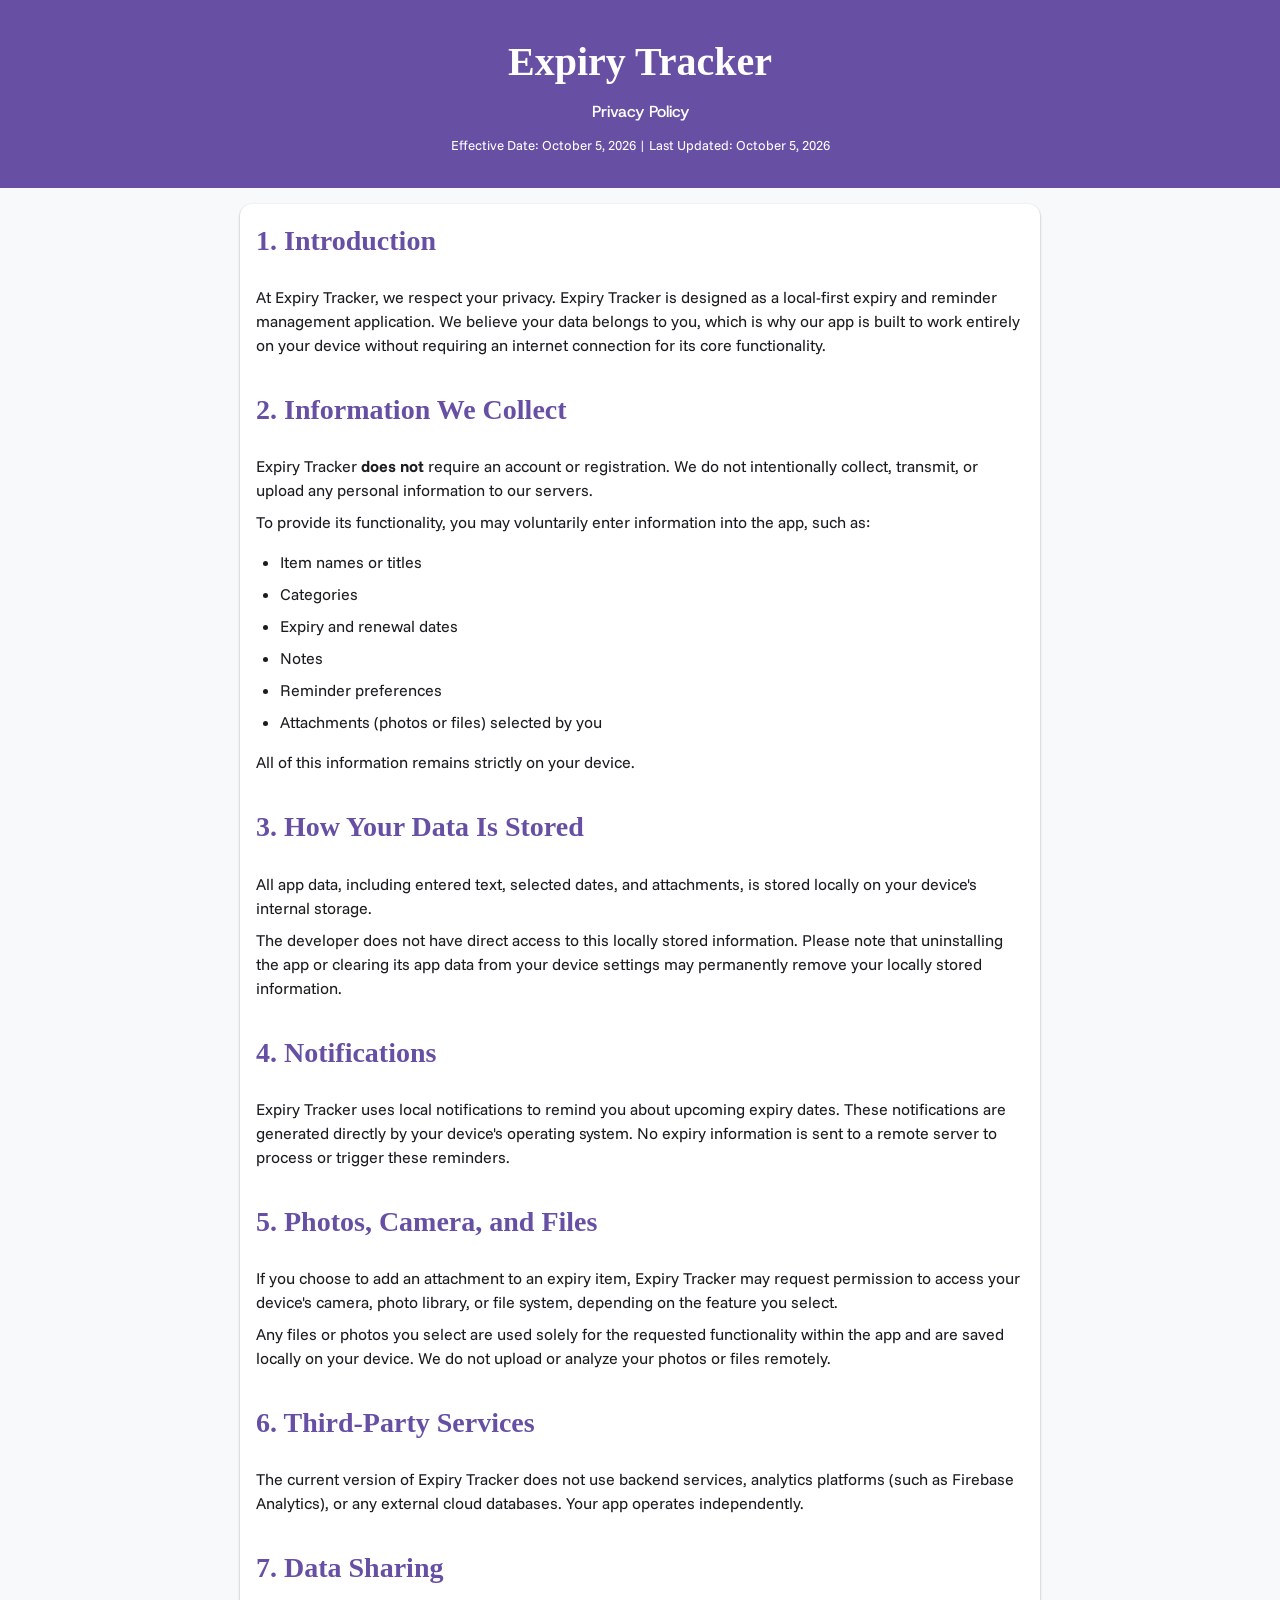
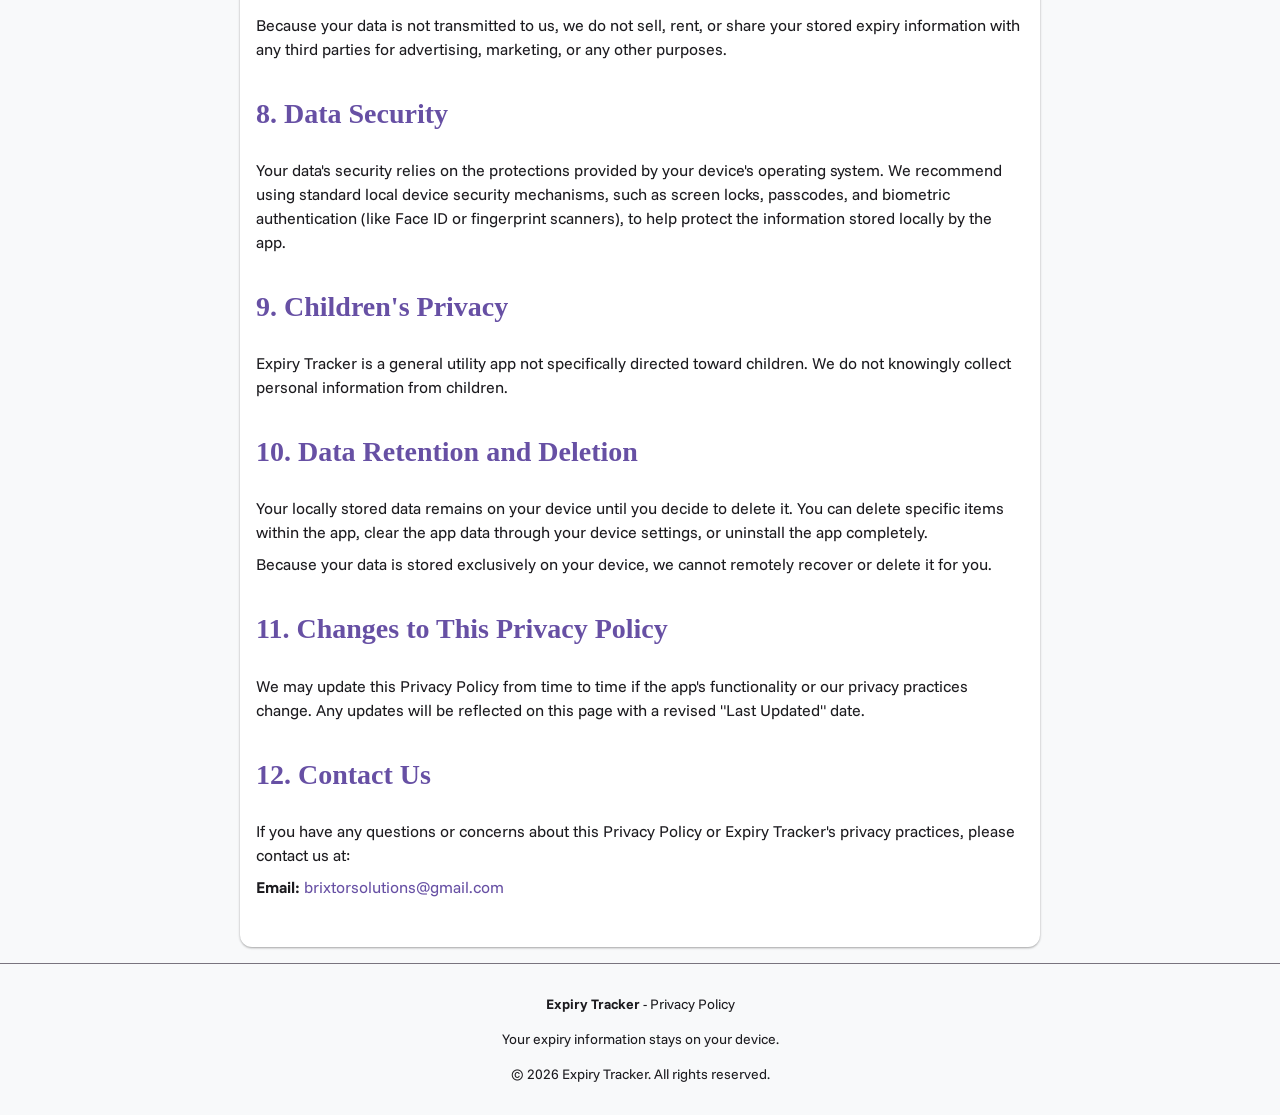
<file: index.html>
<!DOCTYPE html>
<html lang="en">
<head>
  <meta charset="UTF-8">
  <meta name="viewport" content="width=device-width, initial-scale=1.0">
  <title>Privacy Policy - Expiry Tracker</title>
  <meta name="description" content="Privacy Policy for Expiry Tracker, a local-first personal expiry-date tracking app.">
  
  <!-- Open Graph / Social -->
  <meta property="og:type" content="website">
  <meta property="og:title" content="Privacy Policy - Expiry Tracker">
  <meta property="og:description" content="Privacy Policy for Expiry Tracker, your local-first personal expiry-date tracking app.">
  <meta property="og:url" content="https://example.com/privacy-policy">
  <meta property="og:image" content="https://example.com/og-image.png">

  <!-- Favicon placeholder -->
  <link rel="icon" href="data:image/svg+xml,<svg xmlns=%22http://www.w3.org/2000/svg%22 viewBox=%220 0 100 100%22><text y=%22.9em%22 font-size=%2290%22>📅</text></svg>">

  <link rel="stylesheet" href="style.css">
  
  <!-- Fonts -->
  <link rel="preconnect" href="https://fonts.googleapis.com">
  <link rel="preconnect" href="https://fonts.gstatic.com" crossorigin>
  <link href="https://fonts.googleapis.com/css2?family=Funnel+Sans:ital,wght@0,300..800;1,300..800&family=Host+Grotesk:ital,wght@0,300..800;1,300..800&family=Simula&display=swap" rel="stylesheet">
  
  <style>
    :root {
      --md-typography-font-family: 'Funnel Sans', sans-serif;
      --md-typography-headline1: 2.5rem;
      --md-typography-headline2: 1.75rem;
    }
    header h1, section h2 {
      font-family: 'Simula', serif;
    }
    .subtitle {
      font-family: 'Host Grotesk', sans-serif;
      font-weight: 500;
    }
  </style>
</head>
<body>

  <header>
    <h1>Expiry Tracker</h1>
    <p class="subtitle">Privacy Policy</p>
    <p><small>Effective Date: October 5, 2026 | Last Updated: October 5, 2026</small></p>
  </header>

  <main>
    <div class="card">
      <section id="introduction">
        <h2>1. Introduction</h2>
        <p>At Expiry Tracker, we respect your privacy. Expiry Tracker is designed as a local-first expiry and reminder management application. We believe your data belongs to you, which is why our app is built to work entirely on your device without requiring an internet connection for its core functionality.</p>
      </section>

      <section id="information-we-collect">
        <h2>2. Information We Collect</h2>
        <p>Expiry Tracker <strong>does not</strong> require an account or registration. We do not intentionally collect, transmit, or upload any personal information to our servers.</p>
        <p>To provide its functionality, you may voluntarily enter information into the app, such as:</p>
        <ul>
          <li>Item names or titles</li>
          <li>Categories</li>
          <li>Expiry and renewal dates</li>
          <li>Notes</li>
          <li>Reminder preferences</li>
          <li>Attachments (photos or files) selected by you</li>
        </ul>
        <p>All of this information remains strictly on your device.</p>
      </section>

      <section id="how-data-is-stored">
        <h2>3. How Your Data Is Stored</h2>
        <p>All app data, including entered text, selected dates, and attachments, is stored locally on your device's internal storage.</p>
        <p>The developer does not have direct access to this locally stored information. Please note that uninstalling the app or clearing its app data from your device settings may permanently remove your locally stored information.</p>
      </section>

      <section id="notifications">
        <h2>4. Notifications</h2>
        <p>Expiry Tracker uses local notifications to remind you about upcoming expiry dates. These notifications are generated directly by your device's operating system. No expiry information is sent to a remote server to process or trigger these reminders.</p>
      </section>

      <section id="photos-camera-files">
        <h2>5. Photos, Camera, and Files</h2>
        <p>If you choose to add an attachment to an expiry item, Expiry Tracker may request permission to access your device's camera, photo library, or file system, depending on the feature you select.</p>
        <p>Any files or photos you select are used solely for the requested functionality within the app and are saved locally on your device. We do not upload or analyze your photos or files remotely.</p>
      </section>

      <section id="third-party-services">
        <h2>6. Third-Party Services</h2>
        <p>The current version of Expiry Tracker does not use backend services, analytics platforms (such as Firebase Analytics), or any external cloud databases. Your app operates independently.</p>
      </section>

      <section id="data-sharing">
        <h2>7. Data Sharing</h2>
        <p>Because your data is not transmitted to us, we do not sell, rent, or share your stored expiry information with any third parties for advertising, marketing, or any other purposes.</p>
      </section>

      <section id="data-security">
        <h2>8. Data Security</h2>
        <p>Your data's security relies on the protections provided by your device's operating system. We recommend using standard local device security mechanisms, such as screen locks, passcodes, and biometric authentication (like Face ID or fingerprint scanners), to help protect the information stored locally by the app.</p>
      </section>

      <section id="childrens-privacy">
        <h2>9. Children's Privacy</h2>
        <p>Expiry Tracker is a general utility app not specifically directed toward children. We do not knowingly collect personal information from children.</p>
      </section>

      <section id="data-retention-deletion">
        <h2>10. Data Retention and Deletion</h2>
        <p>Your locally stored data remains on your device until you decide to delete it. You can delete specific items within the app, clear the app data through your device settings, or uninstall the app completely.</p>
        <p>Because your data is stored exclusively on your device, we cannot remotely recover or delete it for you.</p>
      </section>

      <section id="changes">
        <h2>11. Changes to This Privacy Policy</h2>
        <p>We may update this Privacy Policy from time to time if the app's functionality or our privacy practices change. Any updates will be reflected on this page with a revised "Last Updated" date.</p>
      </section>

      <section id="contact">
        <h2>12. Contact Us</h2>
        <p>If you have any questions or concerns about this Privacy Policy or Expiry Tracker's privacy practices, please contact us at:</p>
        <p><strong>Email:</strong> <a href="mailto:brixtorsolutions@gmail.com">brixtorsolutions@gmail.com</a></p>
      </section>
    </div>
  </main>

  <footer>
    <p><strong>Expiry Tracker</strong> - Privacy Policy</p>
    <p>Your expiry information stays on your device.</p>
    <p>&copy; 2026 Expiry Tracker. All rights reserved.</p>
  </footer>

</body>
</html>
</file>
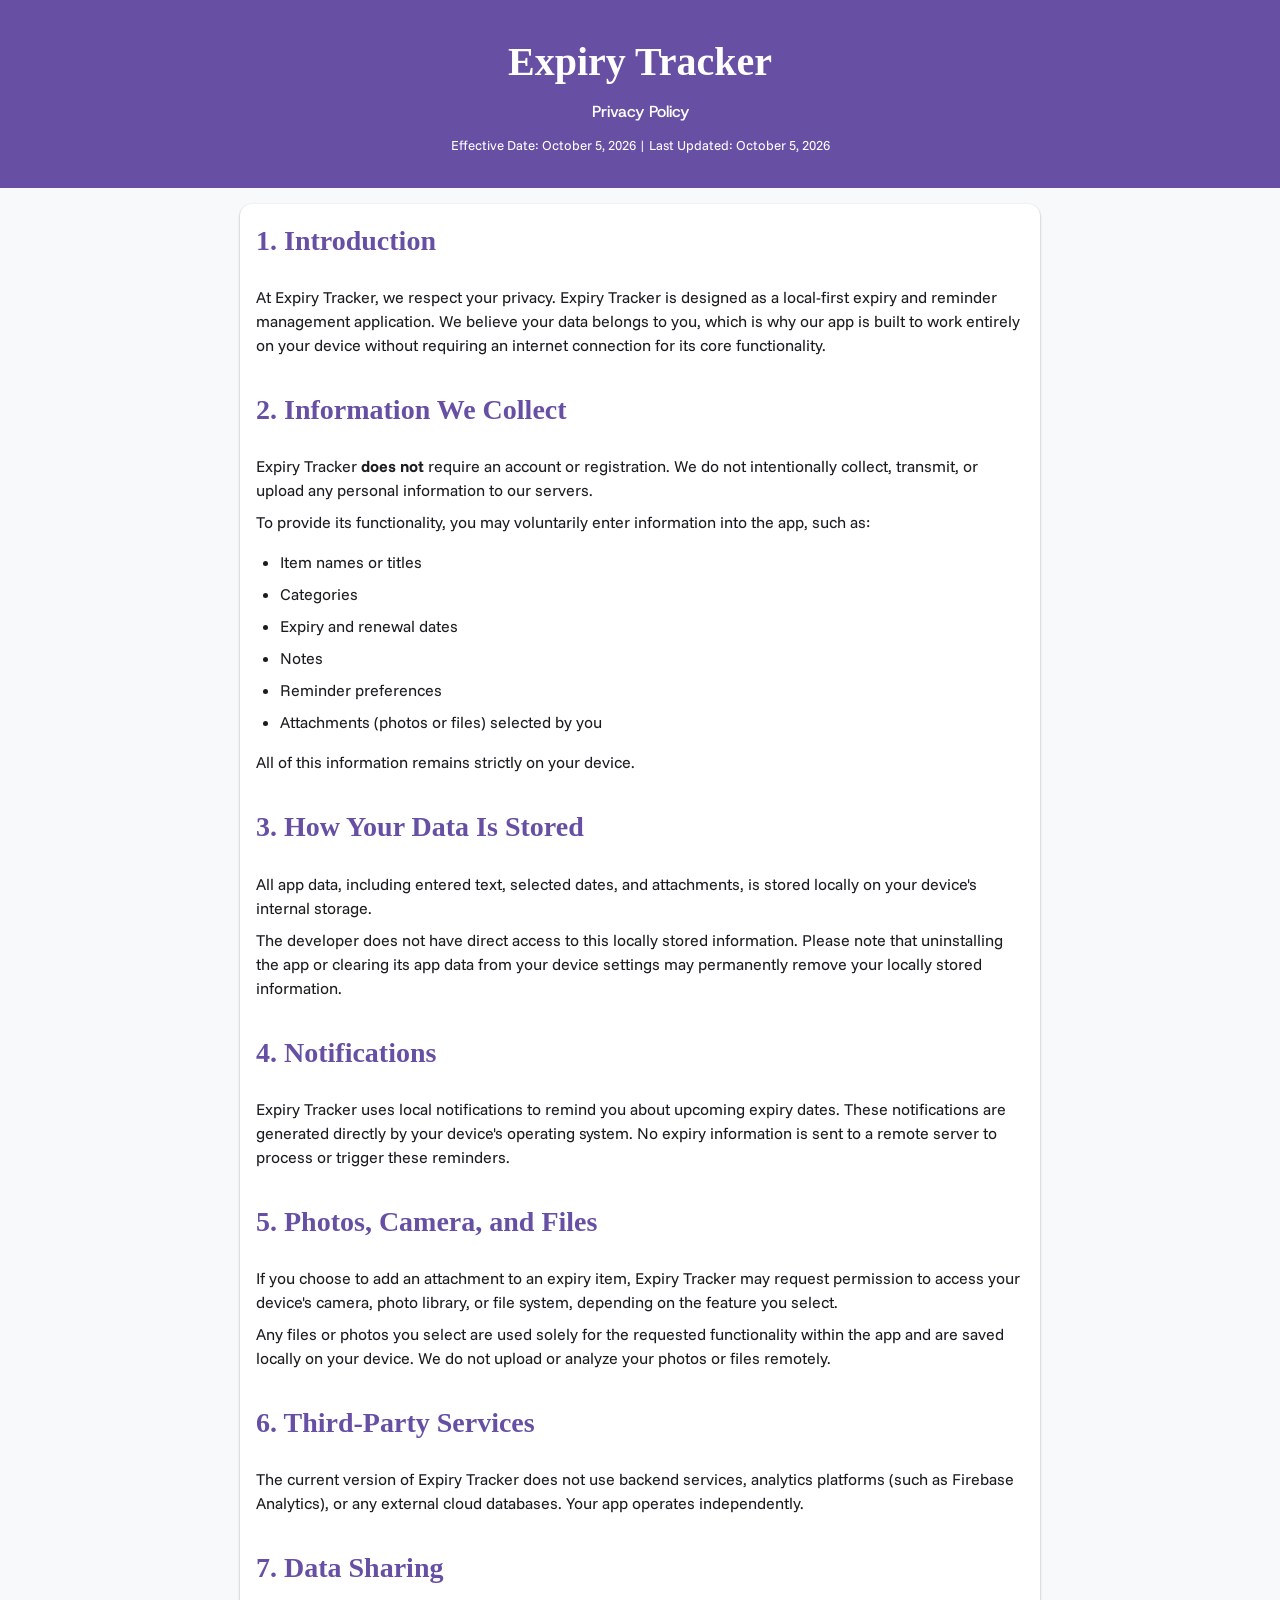
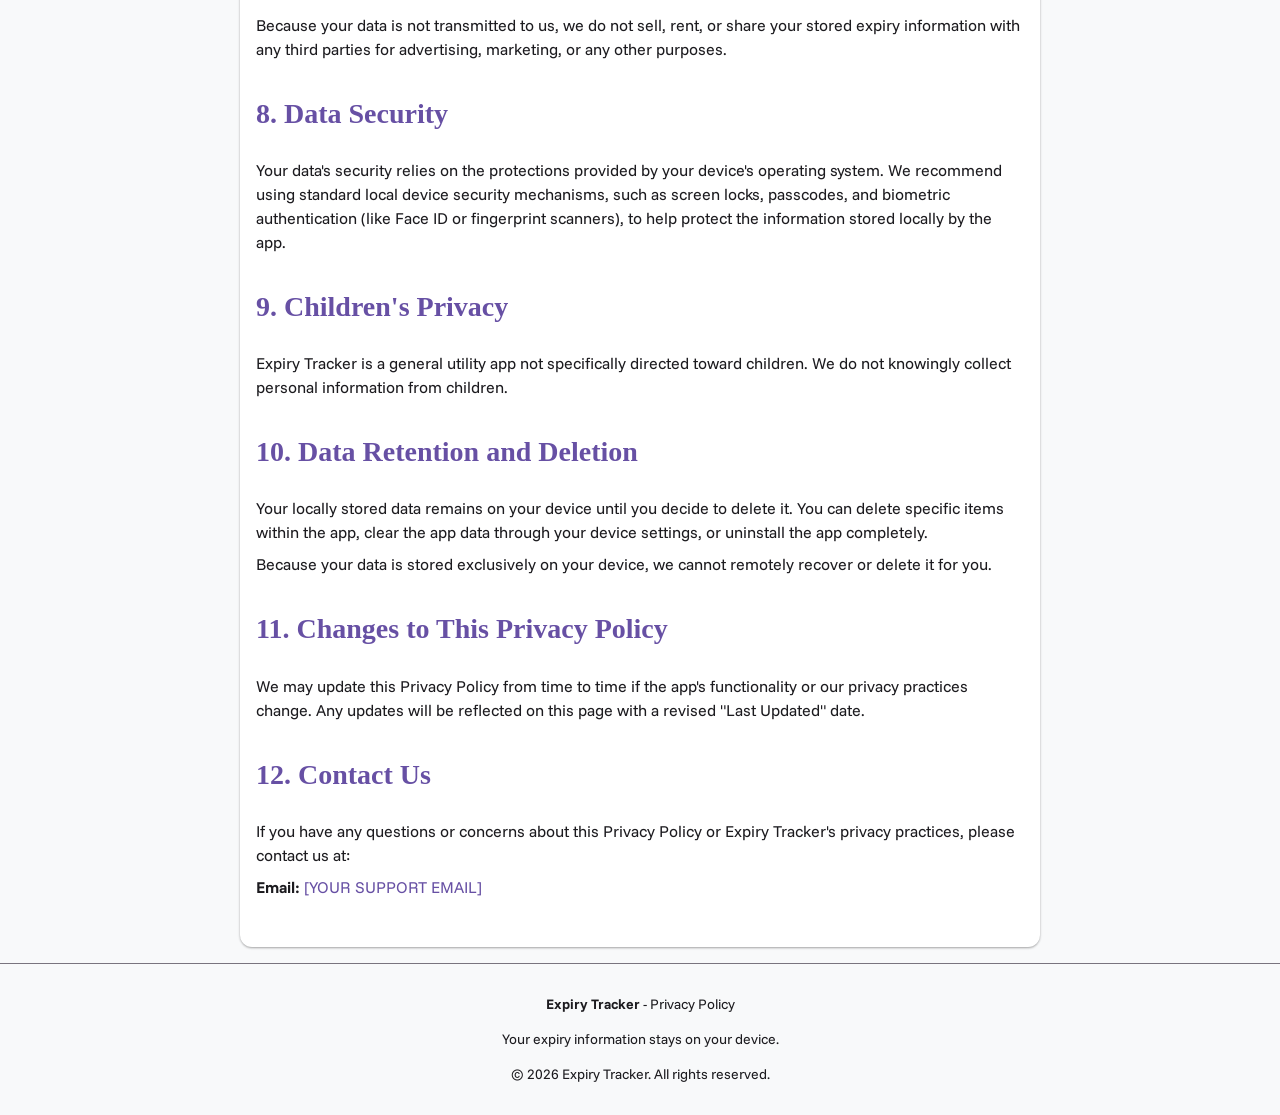
<file: privacy-policy/index.html>
<!DOCTYPE html>
<html lang="en">
<head>
  <meta charset="UTF-8">
  <meta name="viewport" content="width=device-width, initial-scale=1.0">
  <title>Privacy Policy - Expiry Tracker</title>
  <meta name="description" content="Privacy Policy for Expiry Tracker, a local-first personal expiry-date tracking app.">
  
  <!-- Open Graph / Social -->
  <meta property="og:type" content="website">
  <meta property="og:title" content="Privacy Policy - Expiry Tracker">
  <meta property="og:description" content="Privacy Policy for Expiry Tracker, your local-first personal expiry-date tracking app.">
  <meta property="og:url" content="https://example.com/privacy-policy">
  <meta property="og:image" content="https://example.com/og-image.png">

  <!-- Favicon placeholder -->
  <link rel="icon" href="data:image/svg+xml,<svg xmlns=%22http://www.w3.org/2000/svg%22 viewBox=%220 0 100 100%22><text y=%22.9em%22 font-size=%2290%22>📅</text></svg>">

  <!-- Point up to the root style.css -->
  <link rel="stylesheet" href="/style.css">
  
  <!-- Fonts -->
  <link rel="preconnect" href="https://fonts.googleapis.com">
  <link rel="preconnect" href="https://fonts.gstatic.com" crossorigin>
  <link href="https://fonts.googleapis.com/css2?family=Funnel+Sans:ital,wght@0,300..800;1,300..800&family=Host+Grotesk:ital,wght@0,300..800;1,300..800&family=Simula&display=swap" rel="stylesheet">
  
  <style>
    :root {
      --md-typography-font-family: 'Funnel Sans', sans-serif;
      --md-typography-headline1: 2.5rem;
      --md-typography-headline2: 1.75rem;
    }
    header h1, section h2 {
      font-family: 'Simula', serif;
    }
    .subtitle {
      font-family: 'Host Grotesk', sans-serif;
      font-weight: 500;
    }
  </style>
</head>
<body>

  <header>
    <h1>Expiry Tracker</h1>
    <p class="subtitle">Privacy Policy</p>
    <p><small>Effective Date: October 5, 2026 | Last Updated: October 5, 2026</small></p>
  </header>

  <main>
    <div class="card">
      <section id="introduction">
        <h2>1. Introduction</h2>
        <p>At Expiry Tracker, we respect your privacy. Expiry Tracker is designed as a local-first expiry and reminder management application. We believe your data belongs to you, which is why our app is built to work entirely on your device without requiring an internet connection for its core functionality.</p>
      </section>

      <section id="information-we-collect">
        <h2>2. Information We Collect</h2>
        <p>Expiry Tracker <strong>does not</strong> require an account or registration. We do not intentionally collect, transmit, or upload any personal information to our servers.</p>
        <p>To provide its functionality, you may voluntarily enter information into the app, such as:</p>
        <ul>
          <li>Item names or titles</li>
          <li>Categories</li>
          <li>Expiry and renewal dates</li>
          <li>Notes</li>
          <li>Reminder preferences</li>
          <li>Attachments (photos or files) selected by you</li>
        </ul>
        <p>All of this information remains strictly on your device.</p>
      </section>

      <section id="how-data-is-stored">
        <h2>3. How Your Data Is Stored</h2>
        <p>All app data, including entered text, selected dates, and attachments, is stored locally on your device's internal storage.</p>
        <p>The developer does not have direct access to this locally stored information. Please note that uninstalling the app or clearing its app data from your device settings may permanently remove your locally stored information.</p>
      </section>

      <section id="notifications">
        <h2>4. Notifications</h2>
        <p>Expiry Tracker uses local notifications to remind you about upcoming expiry dates. These notifications are generated directly by your device's operating system. No expiry information is sent to a remote server to process or trigger these reminders.</p>
      </section>

      <section id="photos-camera-files">
        <h2>5. Photos, Camera, and Files</h2>
        <p>If you choose to add an attachment to an expiry item, Expiry Tracker may request permission to access your device's camera, photo library, or file system, depending on the feature you select.</p>
        <p>Any files or photos you select are used solely for the requested functionality within the app and are saved locally on your device. We do not upload or analyze your photos or files remotely.</p>
      </section>

      <section id="third-party-services">
        <h2>6. Third-Party Services</h2>
        <p>The current version of Expiry Tracker does not use backend services, analytics platforms (such as Firebase Analytics), or any external cloud databases. Your app operates independently.</p>
      </section>

      <section id="data-sharing">
        <h2>7. Data Sharing</h2>
        <p>Because your data is not transmitted to us, we do not sell, rent, or share your stored expiry information with any third parties for advertising, marketing, or any other purposes.</p>
      </section>

      <section id="data-security">
        <h2>8. Data Security</h2>
        <p>Your data's security relies on the protections provided by your device's operating system. We recommend using standard local device security mechanisms, such as screen locks, passcodes, and biometric authentication (like Face ID or fingerprint scanners), to help protect the information stored locally by the app.</p>
      </section>

      <section id="childrens-privacy">
        <h2>9. Children's Privacy</h2>
        <p>Expiry Tracker is a general utility app not specifically directed toward children. We do not knowingly collect personal information from children.</p>
      </section>

      <section id="data-retention-deletion">
        <h2>10. Data Retention and Deletion</h2>
        <p>Your locally stored data remains on your device until you decide to delete it. You can delete specific items within the app, clear the app data through your device settings, or uninstall the app completely.</p>
        <p>Because your data is stored exclusively on your device, we cannot remotely recover or delete it for you.</p>
      </section>

      <section id="changes">
        <h2>11. Changes to This Privacy Policy</h2>
        <p>We may update this Privacy Policy from time to time if the app's functionality or our privacy practices change. Any updates will be reflected on this page with a revised "Last Updated" date.</p>
      </section>

      <section id="contact">
        <h2>12. Contact Us</h2>
        <p>If you have any questions or concerns about this Privacy Policy or Expiry Tracker's privacy practices, please contact us at:</p>
        <p><strong>Email:</strong> <a href="mailto:[YOUR SUPPORT EMAIL]">[YOUR SUPPORT EMAIL]</a></p>
      </section>
    </div>
  </main>

  <footer>
    <p><strong>Expiry Tracker</strong> - Privacy Policy</p>
    <p>Your expiry information stays on your device.</p>
    <p>&copy; 2026 Expiry Tracker. All rights reserved.</p>
  </footer>

</body>
</html>
</file>
<file: style.css>
/* style.css - Minimal Material 3 inspired styling for the Privacy Policy site */

:root {
  --md-sys-color-primary: #6750A4; /* Modern expiry/productivity accent */
  --md-sys-color-on-primary: #FFFFFF;
  --md-sys-color-surface: #FFFFFF;
  --md-sys-color-on-surface: #1C1B1F;
  --md-sys-color-background: #F8F9FA;
  --md-sys-color-outline: #79747E;
  --md-typography-font-family: 'Roboto', sans-serif;
  --md-typography-headline1: 2.5rem; /* Simula-like for major headings */
  --md-typography-headline2: 2rem;  /* Simula-like for sub-headings */
  --md-typography-body: 1rem;      /* Funnel Sans-like body */
  --spacing-unit: 1rem;
}

@media (prefers-color-scheme: dark) {
  :root {
    --md-sys-color-surface: #121212;
    --md-sys-color-on-surface: #E1E1E1;
    --md-sys-color-background: #121212;
    --md-sys-color-outline: #BBBBBB;
  }
}

html, body {
  margin: 0;
  padding: 0;
  font-family: var(--md-typography-font-family);
  color: var(--md-sys-color-on-surface);
  background-color: var(--md-sys-color-background);
  line-height: 1.5;
}

header {
  background: var(--md-sys-color-primary);
  color: var(--md-sys-color-on-primary);
  padding: calc(var(--spacing-unit) * 2) var(--spacing-unit);
  text-align: center;
}

header h1 {
  margin: 0;
  font-size: var(--md-typography-headline1);
  font-weight: 600;
}

header p {
  margin: 0.5rem 0 0;
  font-size: 1rem;
}

main {
  max-width: 800px;
  margin: var(--spacing-unit) auto;
  padding: 0 var(--spacing-unit);
}

section {
  margin-bottom: calc(var(--spacing-unit) * 2);
}

section h2 {
  font-size: var(--md-typography-headline2);
  margin-top: 0;
  color: var(--md-sys-color-primary);
}

section p, section li {
  font-size: var(--md-typography-body);
  margin: 0.5rem 0;
}

section ul {
  padding-left: 1.5rem;
}

.card {
  background: var(--md-sys-color-surface);
  border-radius: 12px;
  box-shadow: 0 1px 3px rgba(0,0,0,0.12), 0 1px 2px rgba(0,0,0,0.24);
  padding: var(--spacing-unit);
  margin-top: var(--spacing-unit);
}

footer {
  text-align: center;
  font-size: 0.875rem;
  color: var(--md-sys-color-on-surface);
  padding: var(--spacing-unit);
  border-top: 1px solid var(--md-sys-color-outline);
}

a {
  color: var(--md-sys-color-primary);
  text-decoration: none;
}

a:hover {
  text-decoration: underline;
}

@media (max-width: 600px) {
  header h1 {
    font-size: 1.8rem;
  }
  header p {
    font-size: 0.9rem;
  }
}
</file>
